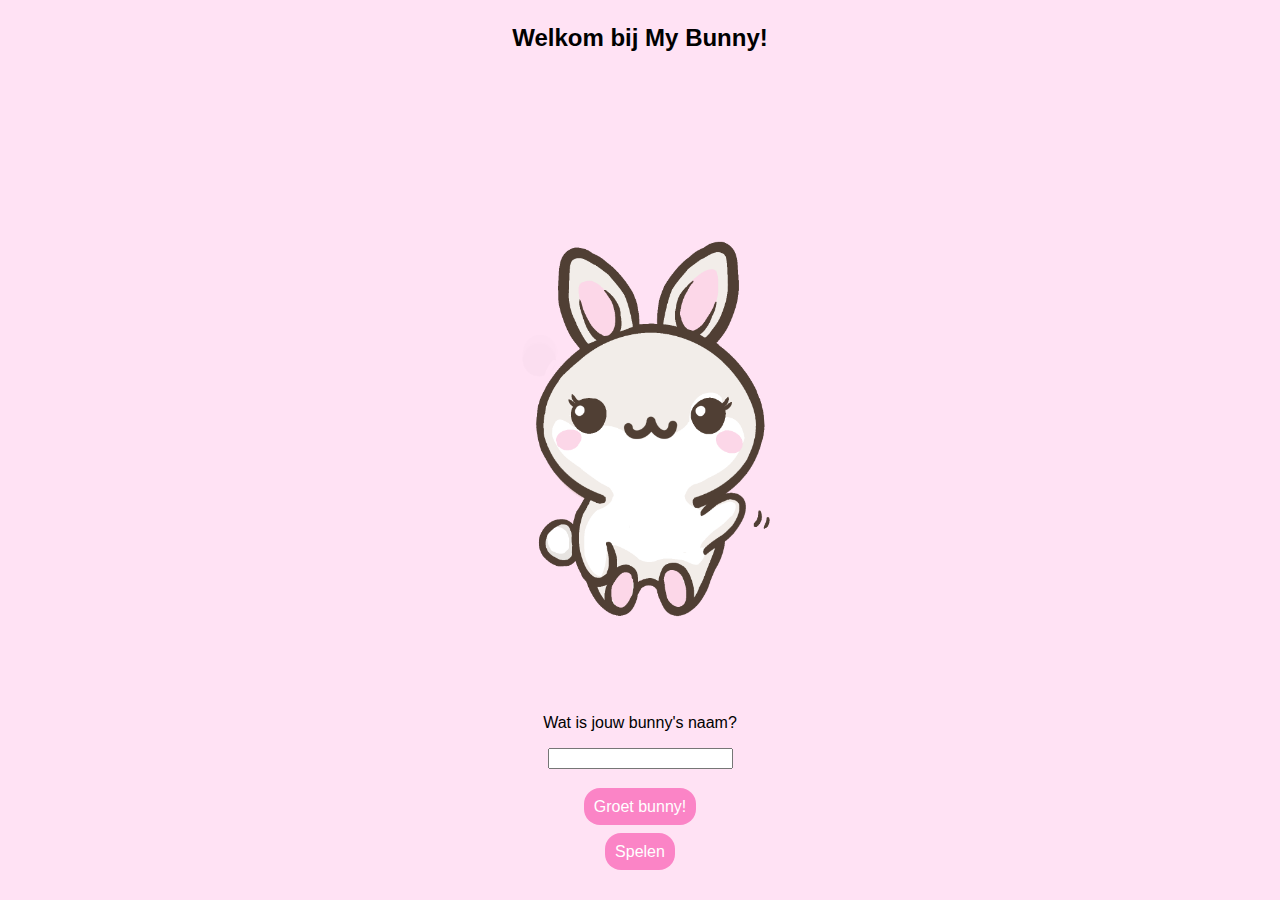
<file: index.html>
<!DOCTYPE html>
<html lang="en">

<head>
    <meta charset="UTF-8">
    <meta name="viewport" content="width=device-width, initial-scale=1.0">
    <title>Tamagotchi</title>
    <link rel="stylesheet" href="style.css">
</head>

<body class="index">

    <header>
        <h1 id="welkom">Welkom bij My Bunny!</h1>
        <h2></h2>
        <img src="img/mybunnystart.png" alt="Bunny">
        
        <div class="invoerveld">
            <label for="nameInput">Wat is jouw bunny's naam?</label>
            <input type="text" name="nameInput" id="nameInput">
        </div>

    </header>
    <main>


        <button id="knop">Groet bunny!</button>


        <a href="mybunny.html" class="button">Spelen</a>
    </main>

    <footer>


    </footer>

    <script src="javascript.js"></script>
</body>

</html>
</file>
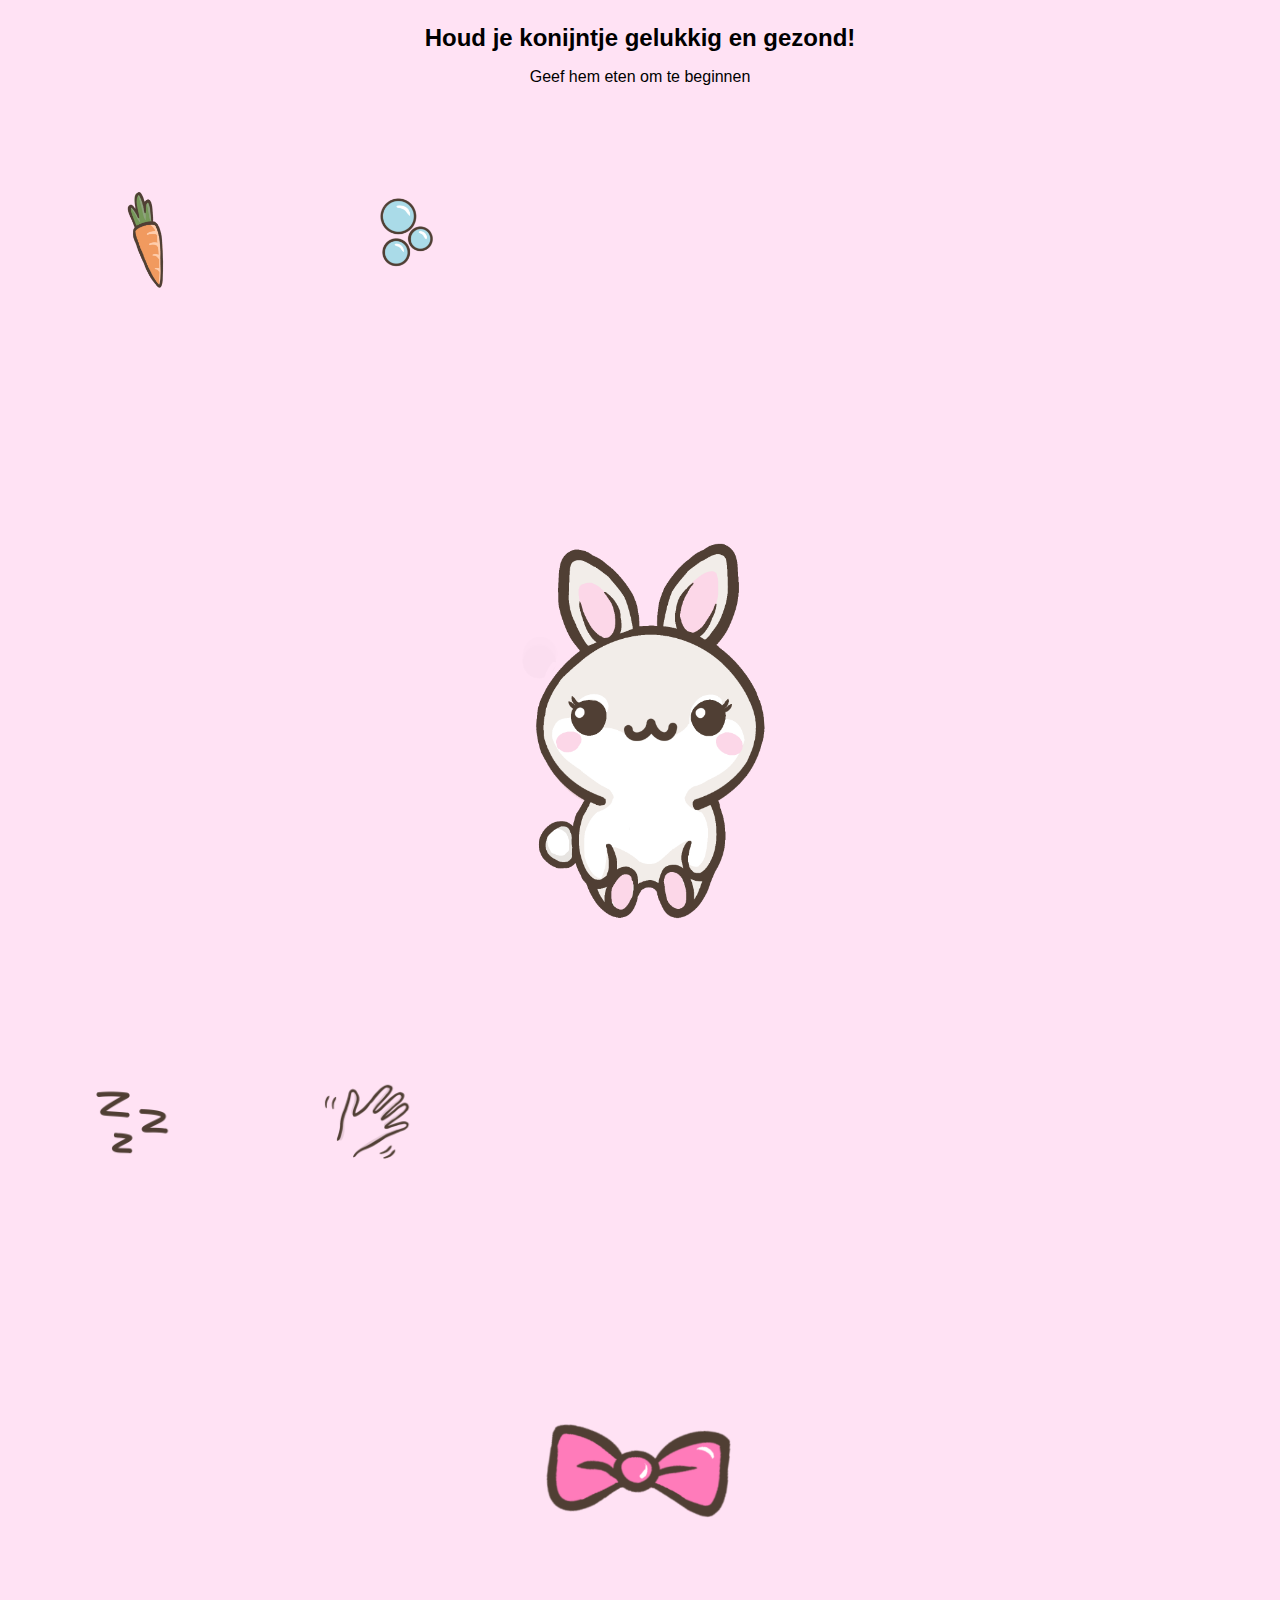
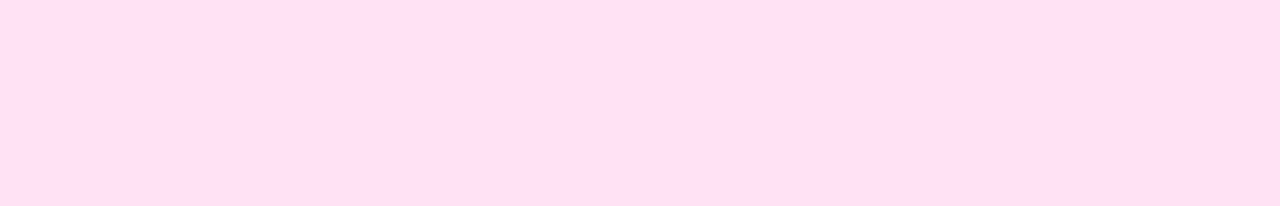
<file: mybunny.html>
<!DOCTYPE html>
<html lang="en">

<head>
    <meta charset="UTF-8">
    <meta name="viewport" content="width=device-width, initial-scale=1.0">
    <title>mybunny</title>
    <link rel="stylesheet" href="style.css">
</head>

<body class="mybunny">

    <header>
        <h1>Houd je konijntje gelukkig en gezond!</h1>
        <p>Geef hem eten om te beginnen</p>
    </header>

    <main>

        <div class="verzorging">
            <img id="wortelImg" src="img/wortel.png" alt="wortel" class="verzorging">
            <img id="wassenImg" src="img/wassen.png" alt="wassen" class="verzorging">
        </div>


        <div class="bunny">
            <img id="bunnyImg" src="img/mybunny.png" alt="bunny">
        </div>

<div class="anders">
    <img id="slapenImg" src="img/slapen.png" alt="slapen" class="anders">
    <img id="aaienImg" src="img/aaien.png" alt="aaien" class="anders">
</div>

<div class="strikicoon">
<img id="strikImg" src="img/strik.png" alt="strik" class="strikicoon">
</div>
    </main>


    <script src="javascript.js"></script>
</body>

</html>
</file>
<file: style.css>
body {
    font-family: Arial, Helvetica, sans-serif;
    background-color: #ffe2f4
    
}

div {
    display: flex;
    vertical-align: middle;
 }


button {
    font-size: 1em;
    padding: 0.6em;
    background-color: #FB84C6;
    color: white;
    border: none;
    border-radius: 1em;
}

button:hover {
    background-color: #Ff4bb3  ;
}

h1 {
    text-align: center;
    font-size: 1.5em;
    margin-top: 1em;
}

header {
    text-align: center;
}

header img {
    margin: 0 auto; 
}


button {
    display: block;
    margin: 0 auto;
}


a.button {
    display:block;
    padding: 0.6em;
    background-color: #FB84C6;
    color: white;
    text-decoration: none;
    border: none;
    border-radius: 1em;
    cursor: pointer;
   font-size: 1em;
   margin: 0.5em auto ;
   width: fit-content;
}


.invoerveld {
    display: flex;
    flex-direction: column;
    align-items: center;
    justify-content: center;
    height: 5em
}

.invoerveld label,
.invoerveld input {
    margin-bottom: 1em
}


.button:hover {
    background-color: #Ff4bb3;
}

img {
    max-width: 50%;
}

.mybunny h2 {
    margin-bottom: 0;
}


.verzorging {
    display: flex;
    flex-direction: row; /* Afbeeldingen verticaal uitlijnen */
    align-items: flex-start; /* Links uitlijnen */
  }

  .verzorging img {
    margin-right: -10px; /* Ruimte tussen afbeeldingen toevoegen */
    width: 17em;
    height: auto;
  }
 
.bunny {
    display: flex;
    flex-direction: row;
    justify-content: center; /* Horizontaal centreren */
    align-items: center;
}


.anders {
    display: flex;
    flex-direction: row;
}

.anders img {
    margin-bottom: 0;
    width: 15em;
    height: auto;
}

 .strikicoon {
    justify-content: center;
    margin: 0;
    margin-top: -40px; /* Pas deze waarde aan naar wat je nodig hebt */
    margin-bottom: 0;
}
</file>
